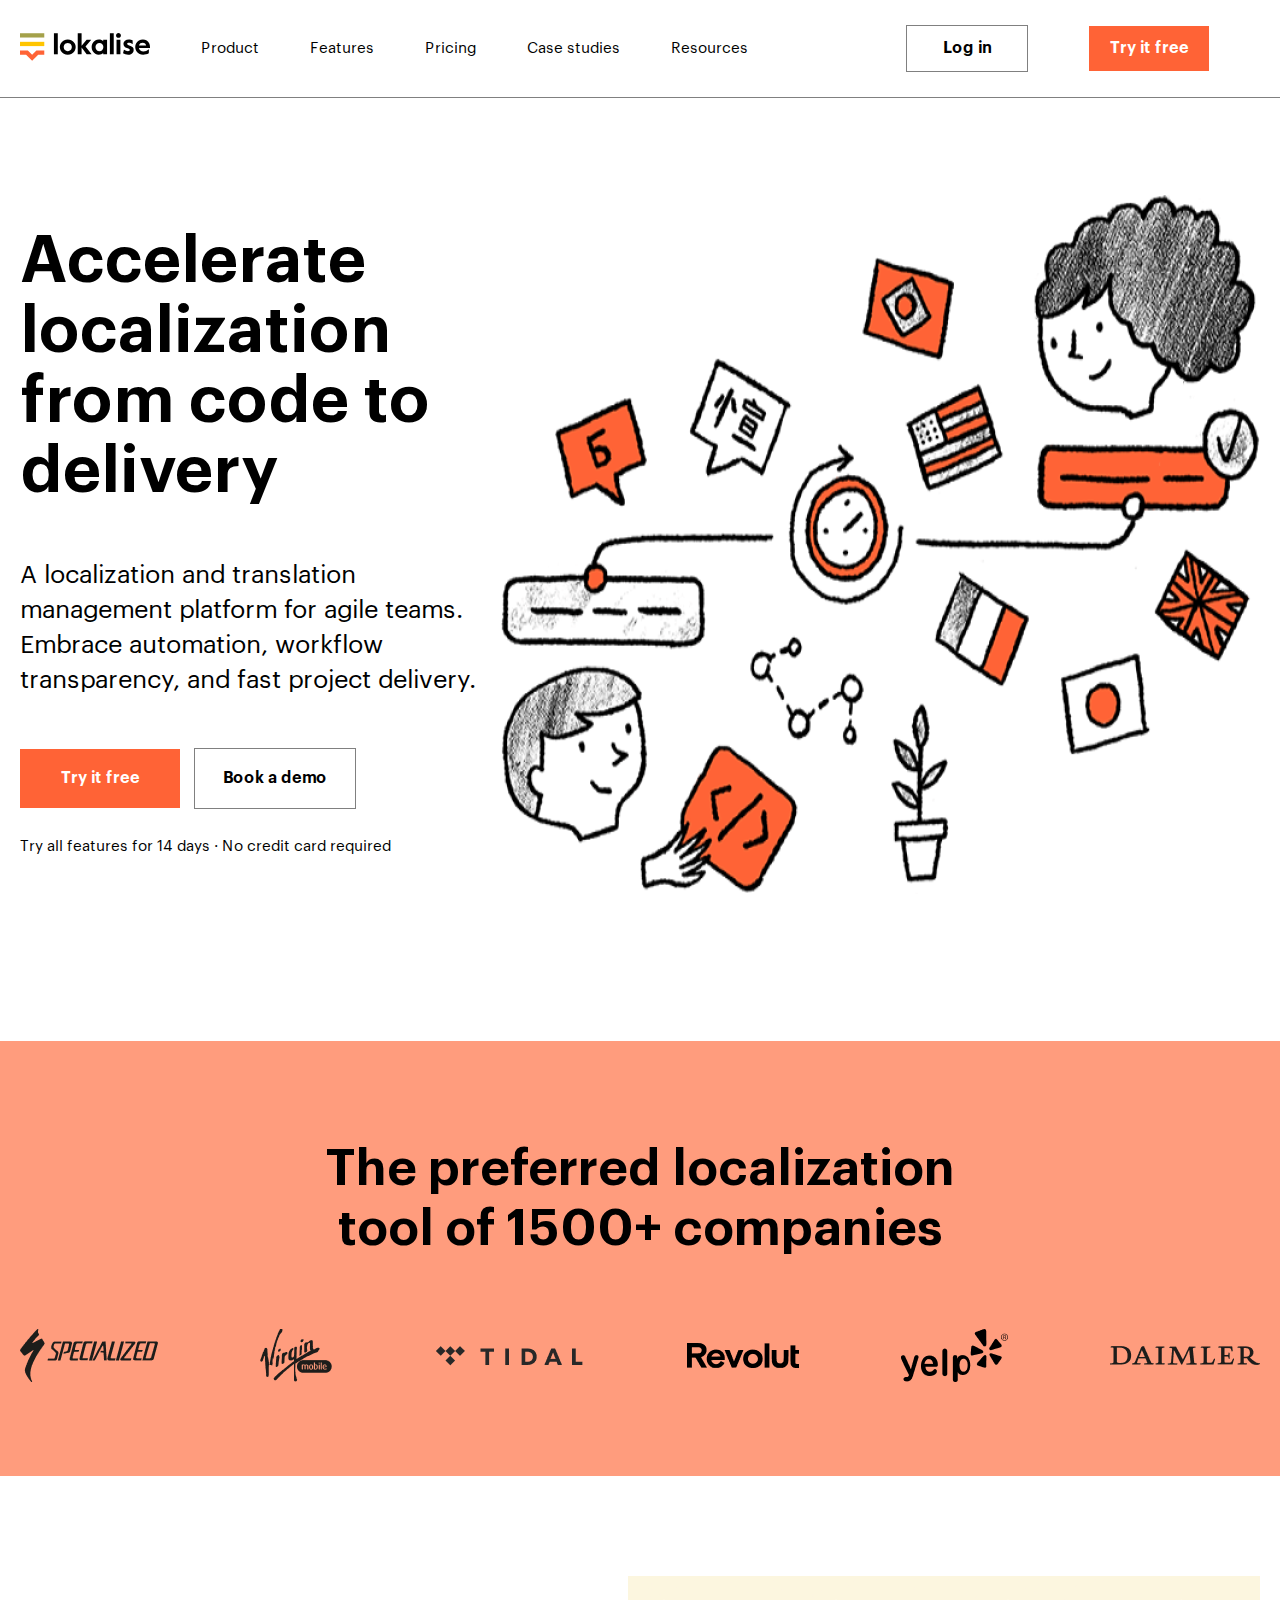
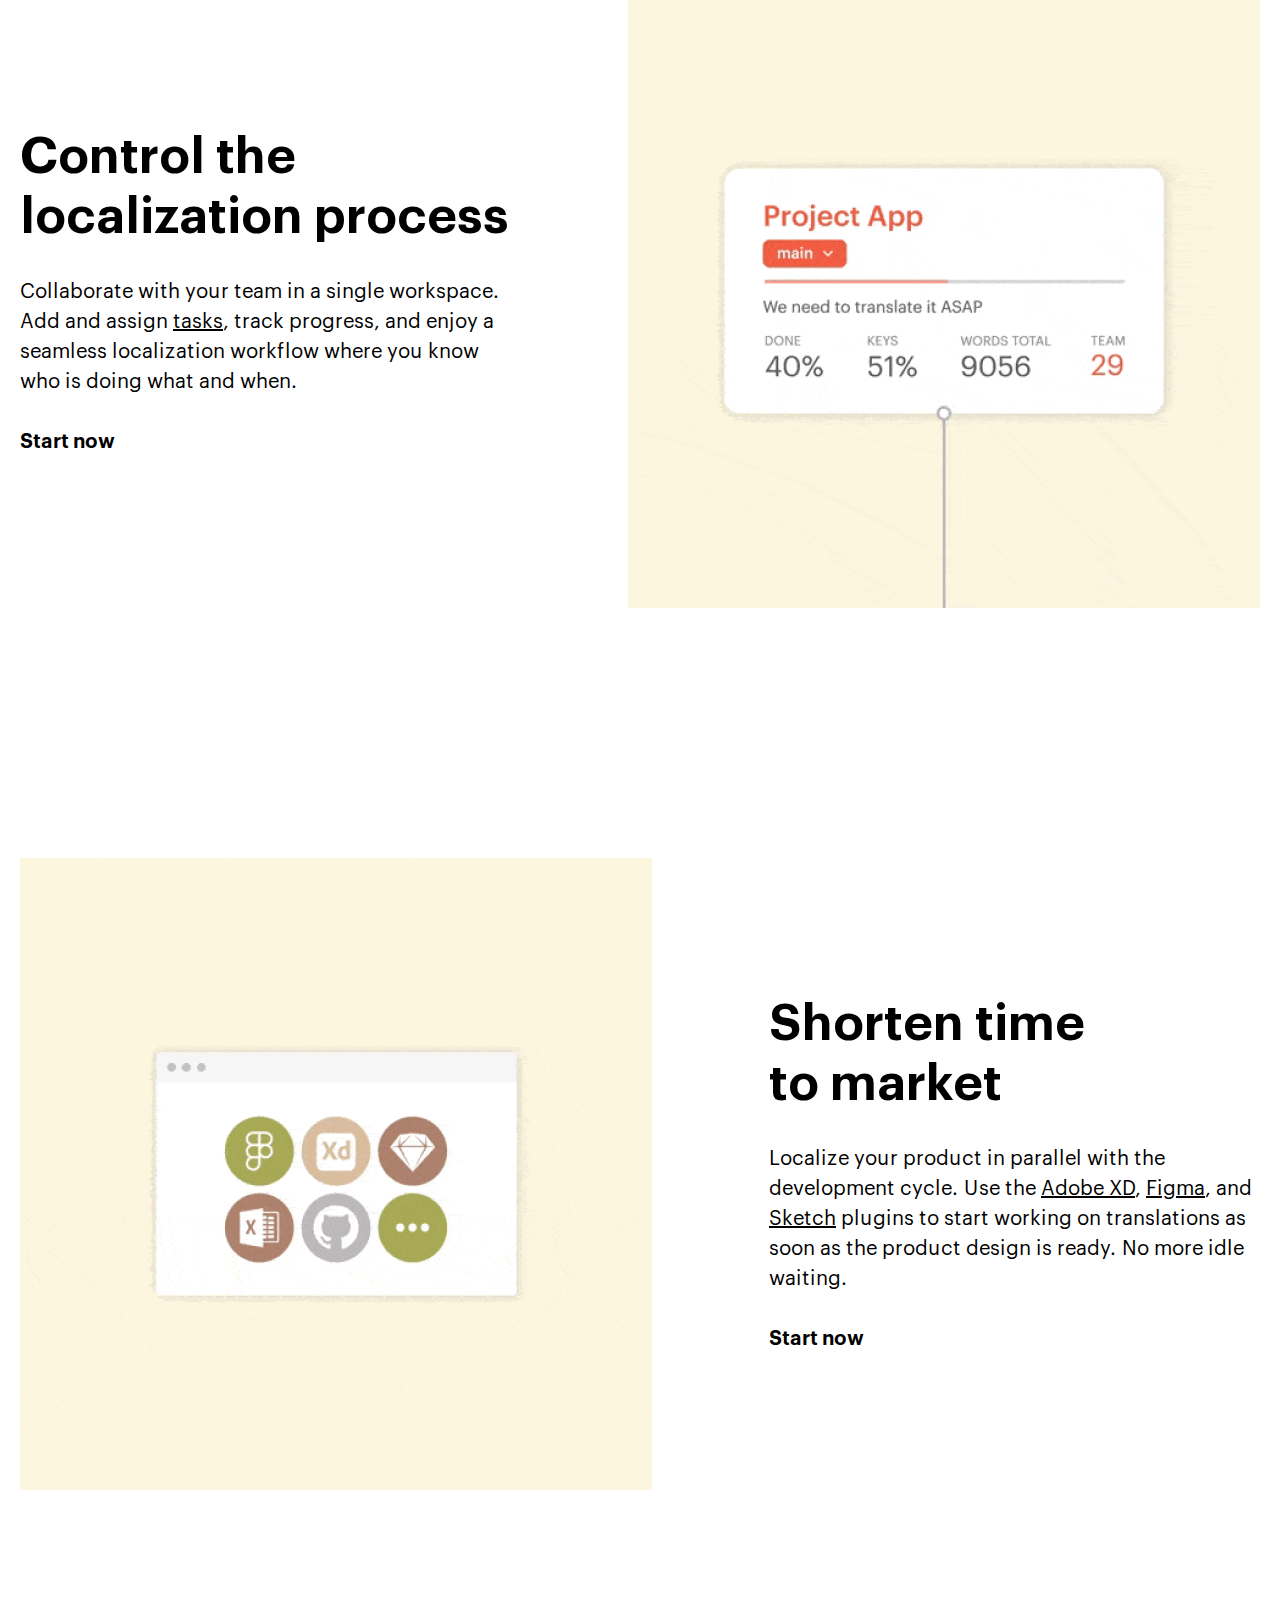
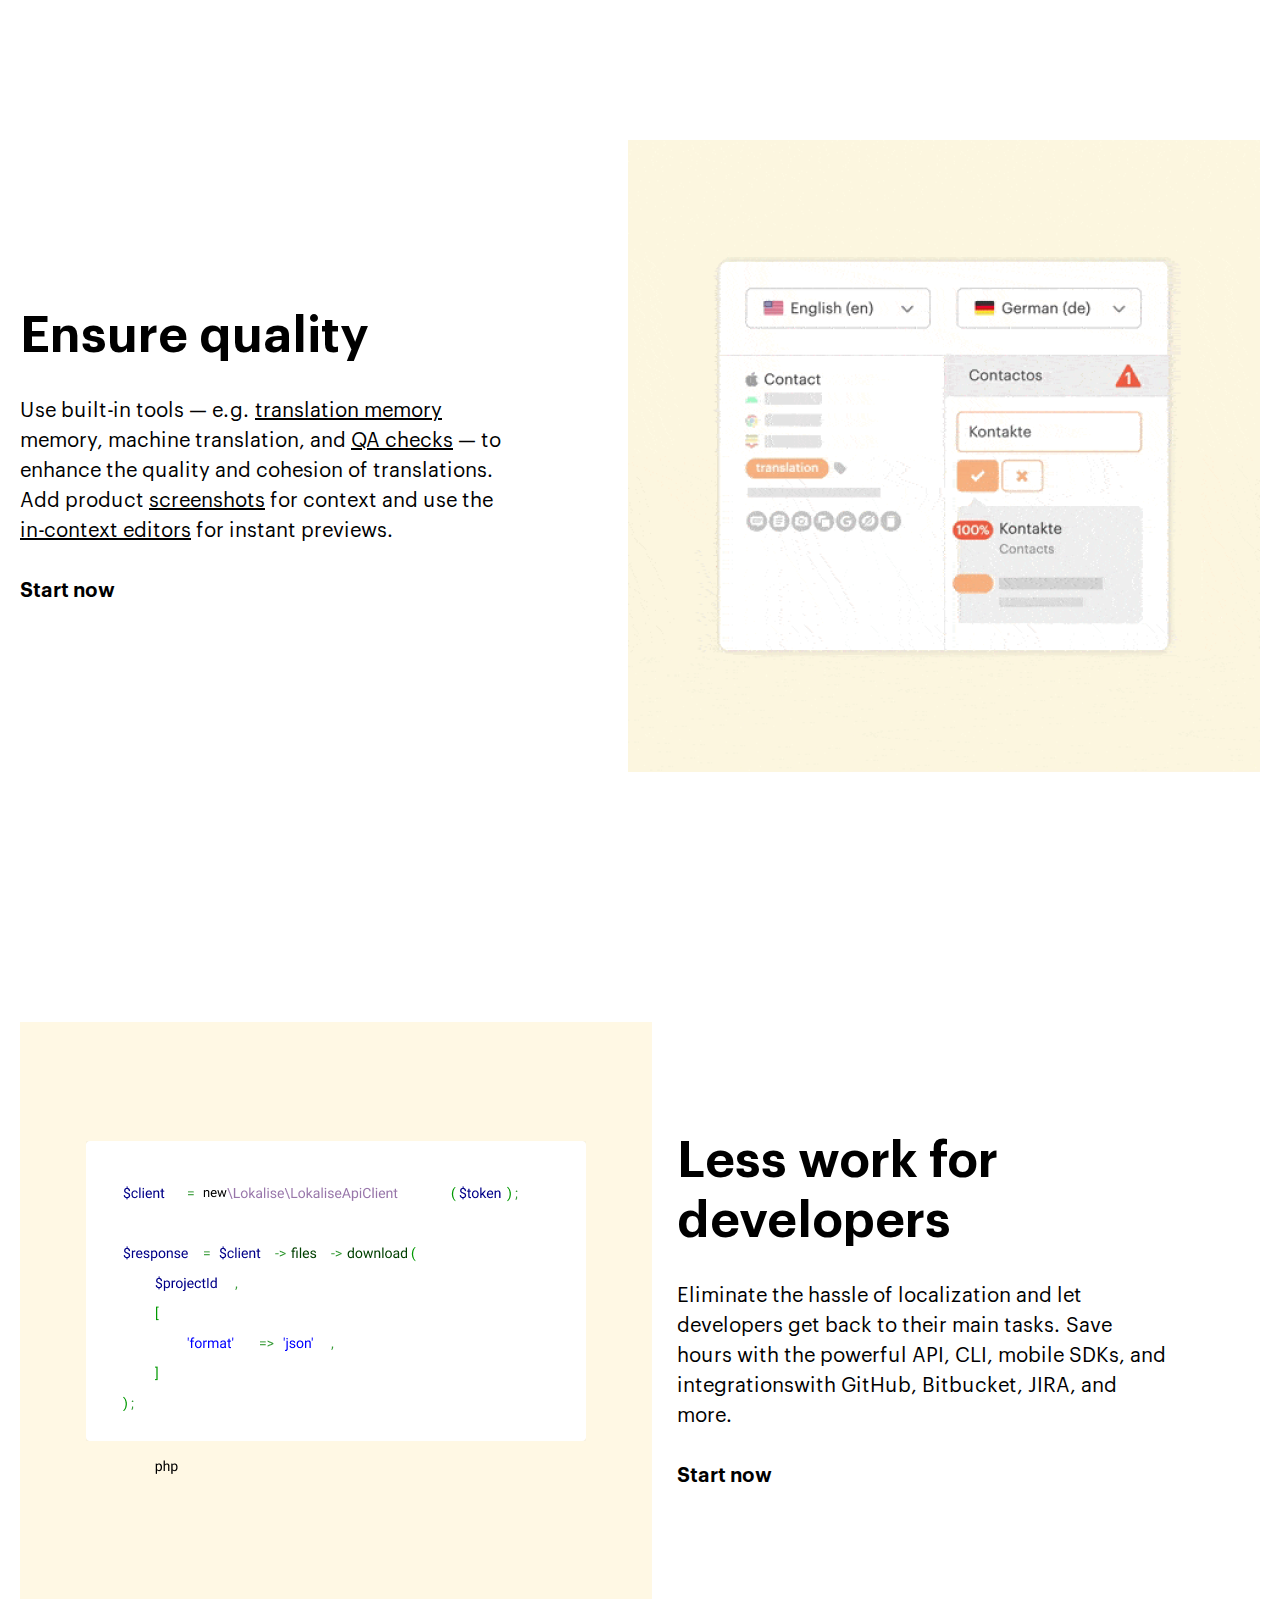
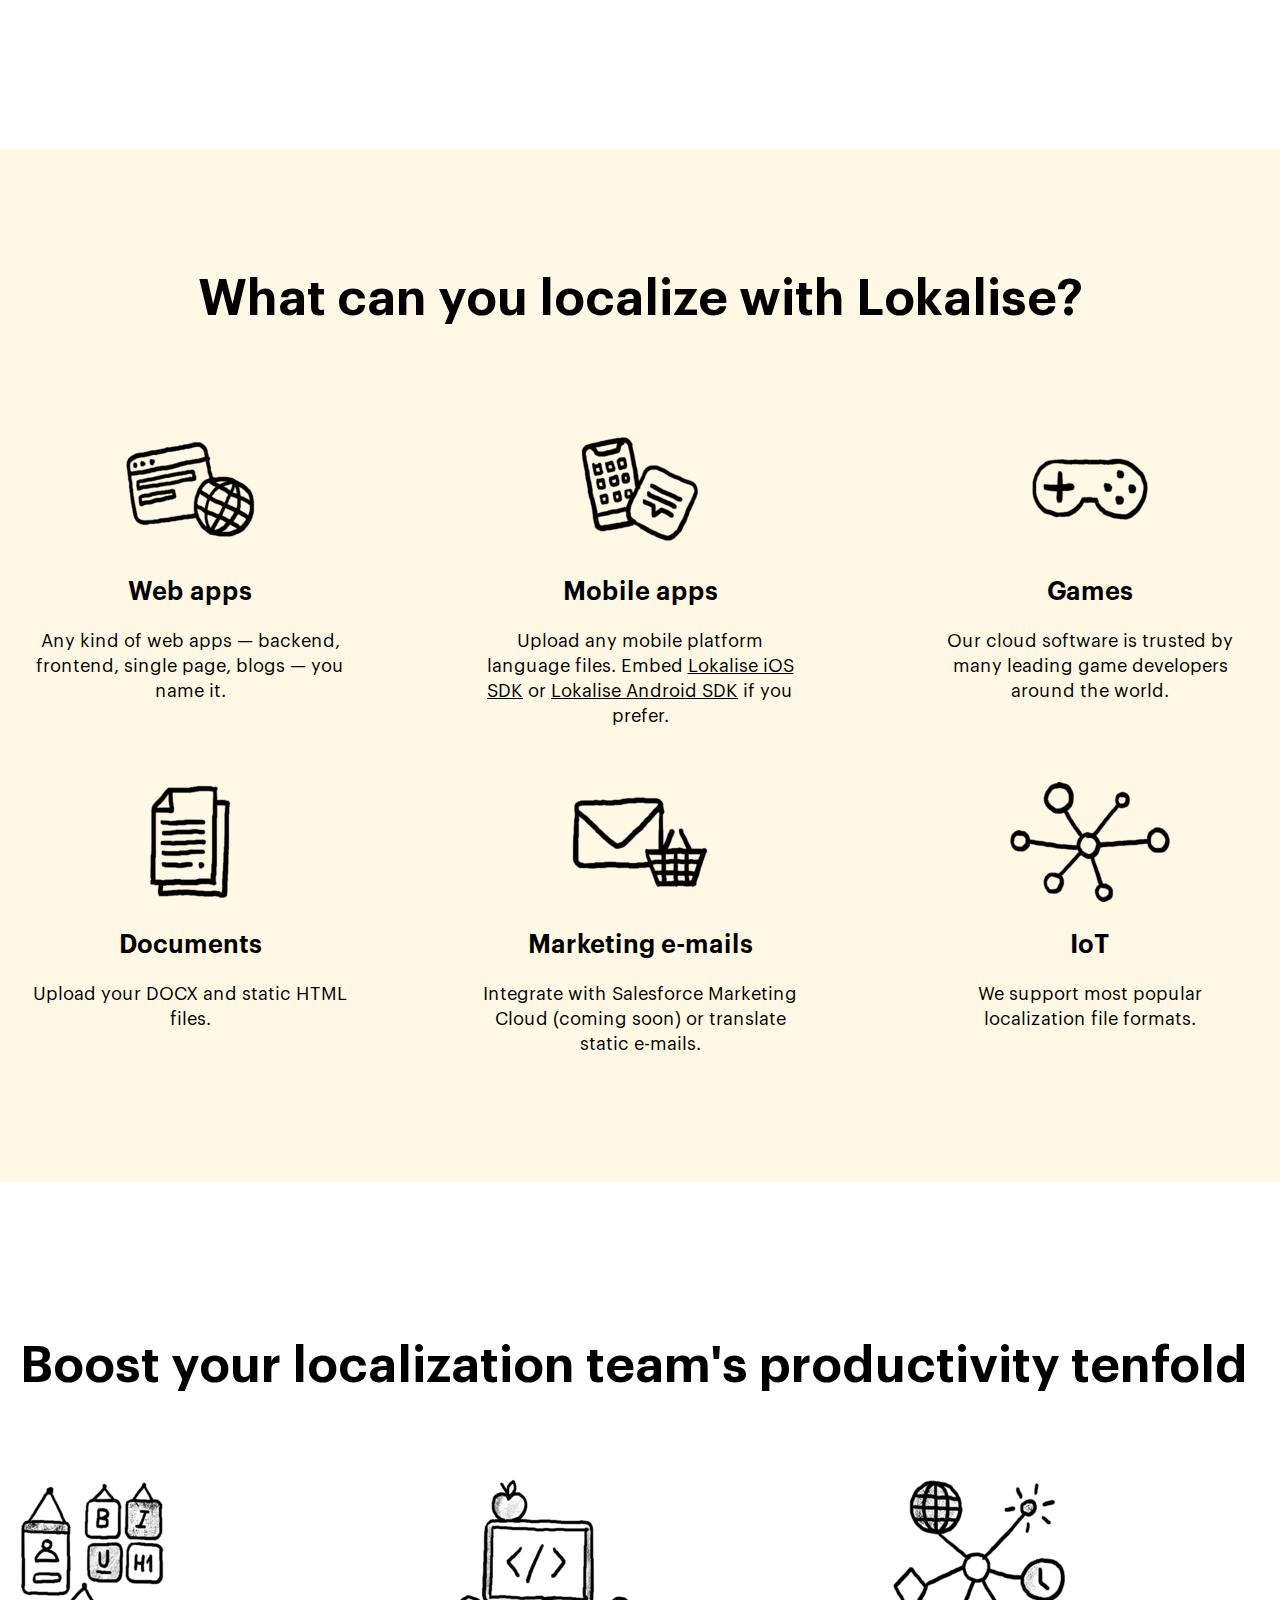
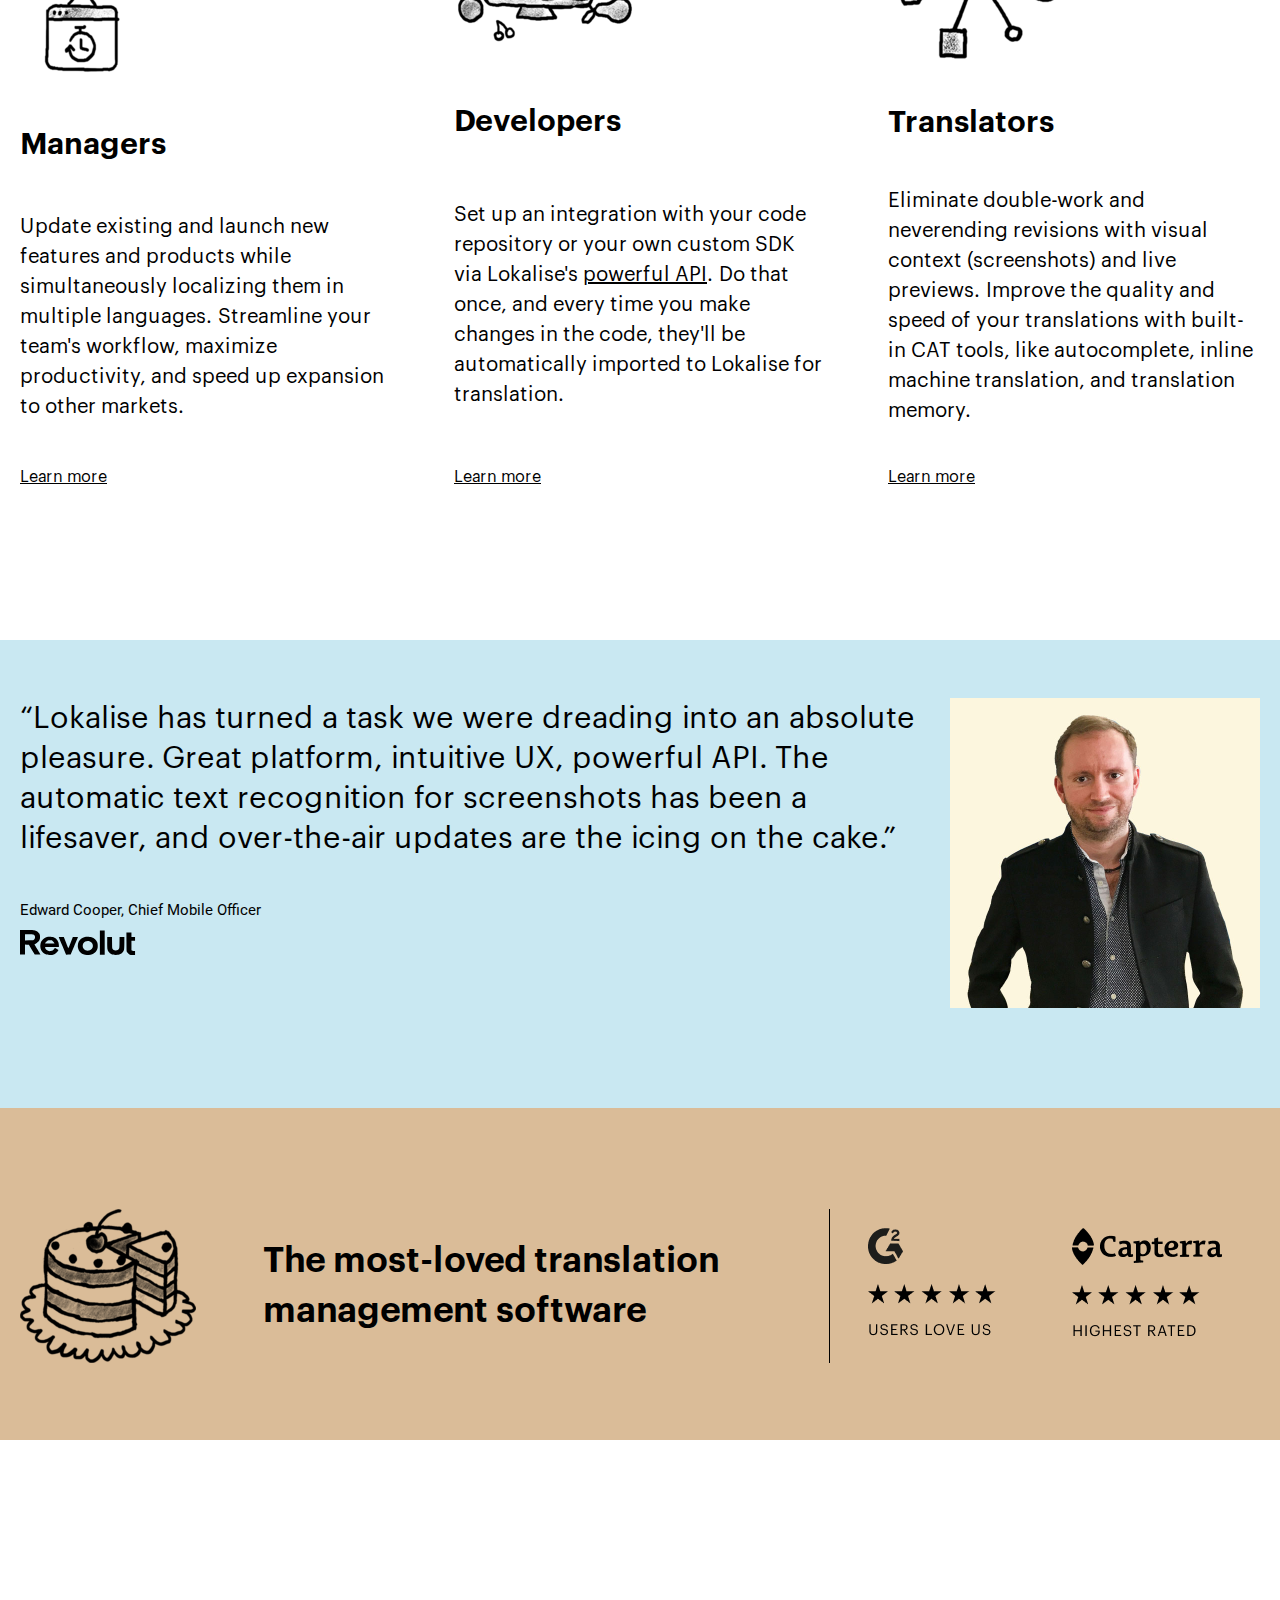
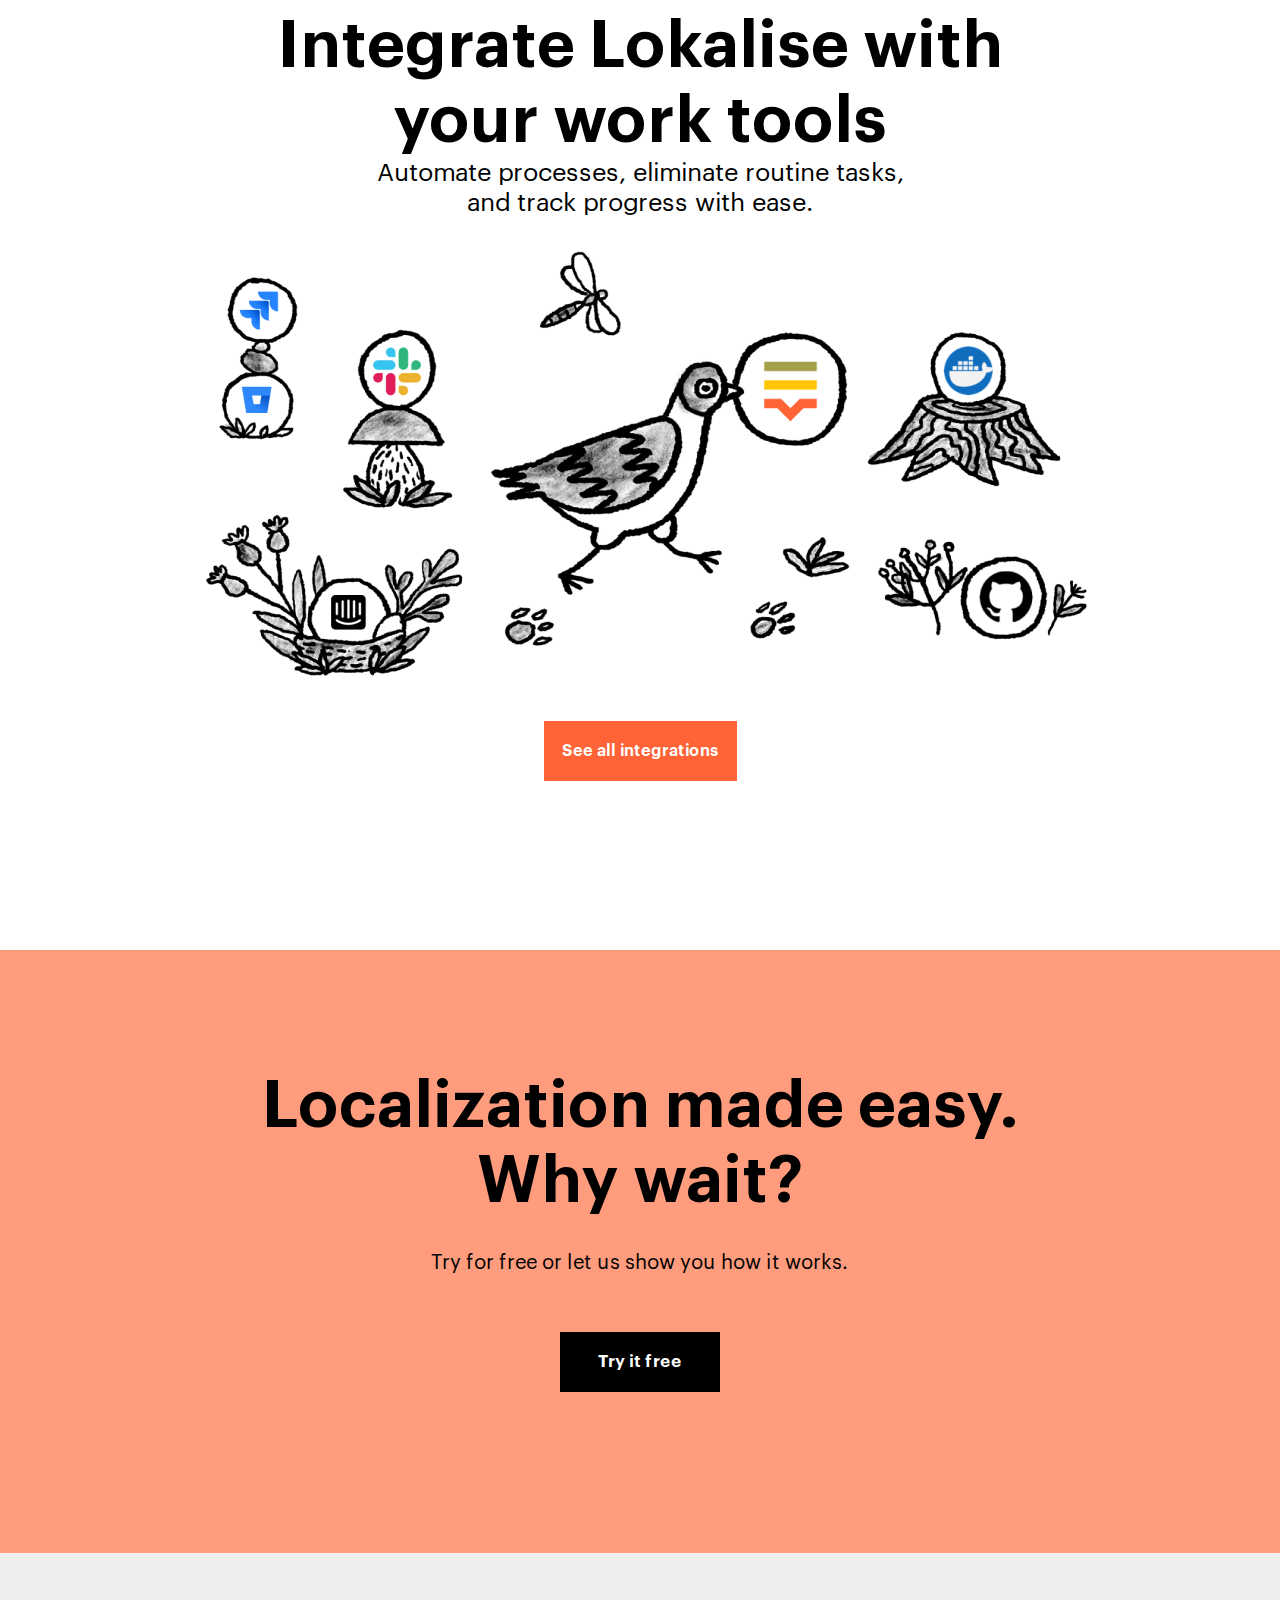
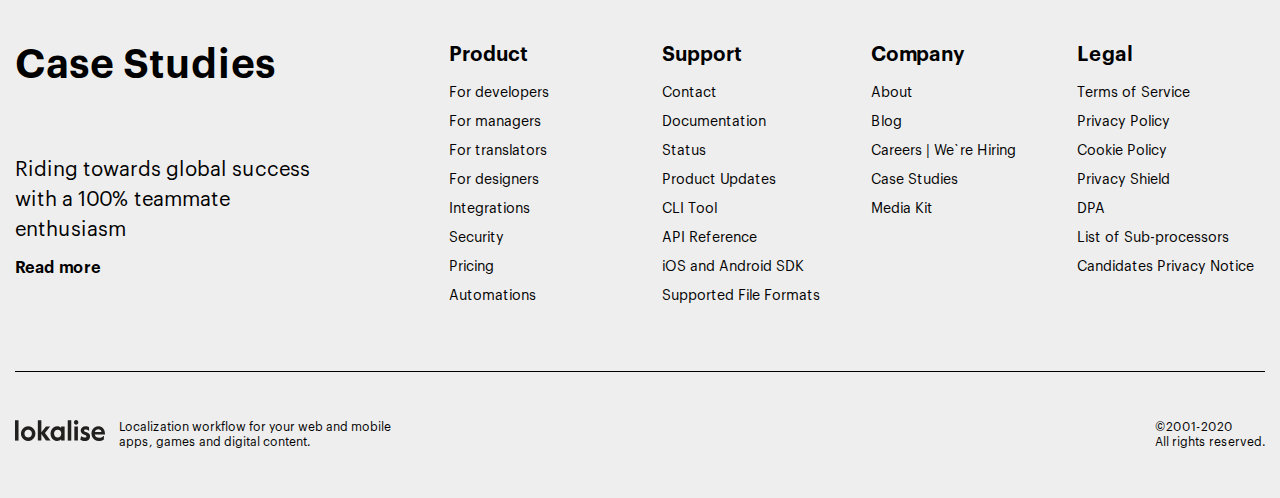
<file: index.html>
<!DOCTYPE html>
<html lang="en">
  <head>
    <meta charset="UTF-8" />
    <meta
      name="viewport"
      content="width=device-width, user-scalable=no, initial-scale=1.0, maximum-scale=1.0, minimum-scale=1.0"
    />
    <meta http-equiv="X-UA-Compatible" content="ie=edge" />
    <title>Lokalise</title>
    <link rel="stylesheet" href="./css/reset.css" />
    <link
      rel="stylesheet"
      href="https://cdnjs.cloudflare.com/ajax/libs/font-awesome/4.7.0/css/font-awesome.min.css"
    />
    <link rel="stylesheet" href="./css/main.css" />
    <link rel="stylesheet" href="./css/header.css" />
    <link rel="stylesheet" href="./css/footer.css" />
    <link rel="stylesheet" href="./css/media.css" />
  </head>
  <body>
    <header class="container">
      <nav class="navigation bar">
        <div class="navigation">
          <a href="#" class="company-logo"
            ><img src="./img/nav-logo.svg" alt="Company logo Lokalise"
          /></a>
          <a href="#" class="icon" onclick="BurgerMenu()">
            <i class="fa fa-bars"> Menu</i>
          </a>
          <div class="myLinks-wrapper">
            <ul id="myLinks">
              <a href="#"><li>Product</li></a>
              <a href="#"><li>Features</li></a>
              <a href="#"><li>Pricing</li></a>
              <a href="#"><li>Case studies</li></a>
              <a href="#"><li>Resources</li></a>
            </ul>
          </div>
        </div>
        <div class="navigation-buttons">
          <a href="#" class="nav-btn">Log in</a>
          <a href="#" class="nav-btn try">Try it free</a>
        </div>
      </nav>
    </header>

    <main>
      <div class="homepage-wrapper">
        <div class="container homepage">
          <div>
            <h1 class="homepage-wrapper-title">
              Accelerate localization from code to delivery
            </h1>
            <p class="homepage-wrapper-descript">
              A localization and translation management platform for agile
              teams. Embrace automation, workflow transparency, and fast project
              delivery.
            </p>
            <div class="homepage-btn-wrapper">
              <a href="#" class="homepage-btn try">Try it free</a>
              <a href="#" class="homepage-btn">Book a demo</a>
            </div>

            <p class="homepage-wrapper-desctrial">
              Try all features for 14 days · No credit card required
            </p>
          </div>

          <img src="./img/homepage.png" alt="HomePage picture" />
        </div>
      </div>

      <div class="localization-wrapper">
        <div class="container">
          <p class="localization-wrapper-title">
            The preferred localization tool of 1500+ companies
          </p>
          <div class="localization-wrapper-img">
            <img
              src="./img/companies/localization.png"
              alt="localization"
              loading="lazy"
            />
            <img
              src="./img/companies/localization-2.png"
              alt="localization"
              loading="lazy"
            />
            <img
              src="./img/companies/localization-3.png"
              alt="localization"
              loading="lazy"
            />
            <img
              src="./img/companies/localization-1.png"
              alt="localization"
              loading="lazy"
            />
            <img
              src="./img/companies/localization-4.png"
              alt="localization"
              loading="lazy"
            />
            <img
              src="./img/companies/localization-5.png"
              alt="localization"
              loading="lazy"
            />
          </div>
        </div>
      </div>

      <div class="benefits-wrapper">
        <div class="container">
          <div class="benefits-container">
            <div>
              <h2 class="benefit-wrapper-title">
                Control the<br />localization process
              </h2>
              <p class="benefit-wrapper-descript">
                Collaborate with your team in a single workspace. Add and assign
                <span class="underline">tasks</span>, track progress, and enjoy
                a seamless localization workflow where you know who is doing
                what and when.
              </p>
              <a href="#" class="start-now-link"><p>Start now</p></a>
            </div>
            <img src="./img/benefits/Benefit_1.png" alt="Benefit of localise" />
          </div>

          <div class="benefits-container">
            <img src="./img/benefits/Benefit_2.png" alt="Benefit of localise" />
            <div>
              <h2 class="benefit-wrapper-title">Shorten time<br />to market</h2>
              <p class="benefit-wrapper-descript">
                Localize your product in parallel with the development cycle.
                Use the <span class="underline">Adobe XD</span>,
                <span class="underline">Figma</span>, and
                <span class="underline">Sketch</span> plugins to start working
                on translations as soon as the product design is ready. No more
                idle waiting.
              </p>
              <a href="#" class="start-now-link"><p>Start now</p></a>
            </div>
          </div>

          <div class="benefits-container">
            <div>
              <h2 class="benefit-wrapper-title">Ensure quality</h2>
              <p class="benefit-wrapper-descript">
                Use built-in tools — e.g.
                <span class="underline">translation memory</span> memory,
                machine translation, and
                <span class="underline">QA checks</span> — to enhance the
                quality and cohesion of translations. Add product
                <span class="underline">screenshots</span> for context and use
                the <span class="underline">in-context editors</span> for
                instant previews.
              </p>
              <a href="#" class="start-now-link"><p>Start now</p></a>
            </div>
            <img src="./img/benefits/Benefit_3.png" alt="Benefit of localise" />
          </div>

          <div class="benefits-container">
            <img src="./img/benefits/Benefit_4.png" alt="Benefit of localise" />
            <div class="benefits-container-child">
              <h2 class="benefit-wrapper-title">Less work for developers</h2>
              <p class="benefit-wrapper-descript">
                Eliminate the hassle of localization and let developers get back
                to their main tasks. Save hours with the powerful API, CLI,
                mobile SDKs, and integrationswith GitHub, Bitbucket, JIRA, and
                more.
              </p>
              <a href="#" class="start-now-link"><p>Start now</p></a>
            </div>
          </div>
        </div>
      </div>

      <div class="localise-item-wrapper">
        <div class="container">
          <h2 class="localise-item-title">
            What can you localize with Lokalise?
          </h2>

          <div class="item-section">
            <div class="localise-item">
              <img
                src="./img/localize-item/item-1.svg"
                alt="Lolalize with Lokalise item"
              />
              <h3 class="localise-item-subtitle">Web apps</h3>
              <p class="localise-item-description">
                Any kind of web apps — backend, frontend, single page, blogs —
                you name it.
              </p>
            </div>

            <div class="localise-item">
              <img
                src="./img/localize-item/item-2.svg"
                alt="Lolalize with Lokalise item"
              />
              <h3 class="localise-item-subtitle">Mobile apps</h3>
              <p class="localise-item-description">
                Upload any mobile platform language files. Embed
                <span class="underline">Lokalise iOS SDK</span> or
                <span class="underline">Lokalise Android SDK</span> if you
                prefer.
              </p>
            </div>

            <div class="localise-item">
              <img
                src="./img/localize-item/item-3.svg"
                alt="Lolalize with Lokalise item"
              />
              <h3 class="localise-item-subtitle">Games</h3>
              <p class="localise-item-description">
                Our cloud software is trusted by many leading game developers
                around the world.
              </p>
            </div>

            <div class="localise-item">
              <img
                src="./img/localize-item/item-4.svg"
                alt="Lolalize with Lokalise item"
              />
              <h3 class="localise-item-subtitle">Documents</h3>
              <p class="localise-item-description">
                Upload your DOCX and static HTML files.
              </p>
            </div>

            <div class="localise-item">
              <img
                src="./img/localize-item/item-5.svg"
                alt="Lolalize with Lokalise item"
              />
              <h3 class="localise-item-subtitle">Marketing e-mails</h3>
              <p class="localise-item-description">
                Integrate with Salesforce Marketing Cloud (coming soon) or
                translate static e-mails.
              </p>
            </div>

            <div class="localise-item">
              <img
                src="./img/localize-item/item-6.svg"
                alt="Lolalize with Lokalise item"
              />
              <h3 class="localise-item-subtitle">IoT</h3>
              <p class="localise-item-description">
                We support most popular localization file formats.
              </p>
            </div>
          </div>
        </div>
      </div>

      <div class="localise-user-wrapper">
        <div class="container">
          <h2 class="user-title">
            Boost your localization team's productivity tenfold
          </h2>

          <div class="user-section">
            <div class="user-item">
              <img
                src="./img/localise-users/managers.svg"
                alt="Users of localise"
              />
              <h3 class="user-subtitle">Managers</h3>
              <p class="user-description">
                Update existing and launch new features and products while
                simultaneously localizing them in multiple languages. Streamline
                your team's workflow, maximize productivity, and speed up
                expansion to other markets.
              </p>
              <a href="#" class="learnmore-btn">Learn more</a>
            </div>

            <div class="user-item">
              <img
                src="./img/localise-users/developers.svg"
                alt="Users of localise"
              />
              <h3 class="user-subtitle">Developers</h3>
              <p class="user-description">
                Set up an integration with your code repository or your own
                custom SDK via Lokalise's
                <span class="underline">powerful API</span>. Do that once, and
                every time you make changes in the code, they'll be
                automatically imported to Lokalise for translation.
              </p>
              <a href="#" class="learnmore-btn">Learn more</a>
            </div>

            <div class="user-item">
              <img
                src="./img/localise-users/translators.svg"
                alt="Users of localise"
              />
              <h3 class="user-subtitle">Translators</h3>
              <p class="user-description">
                Eliminate double-work and neverending revisions with visual
                context (screenshots) and live previews. Improve the quality and
                speed of your translations with built-in CAT tools, like
                autocomplete, inline machine translation, and translation
                memory.
              </p>
              <a href="#" class="learnmore-btn">Learn more</a>
            </div>
          </div>
        </div>
      </div>

      <div class="feedback-wrapper">
        <div class="container">
          <div class="feedback-section">
            <div class="feedback-description">
              <p class="feedback-text">
                “Lokalise has turned a task we were dreading into an absolute
                pleasure. Great platform, intuitive UX, powerful API. The
                automatic text recognition for screenshots has been a lifesaver,
                and over-the-air updates are the icing on the cake.”
              </p>
              <p class="feedback-author">Edward Cooper, Chief Mobile Officer</p>
              <img src="./img/feedback/revolut.svg" alt="Revolute logo" />
            </div>
            <img
              src="./img/feedback/revolut-chief.png"
              class="revolute-chief-img"
              alt="Edward Cooper Chief Mobile Officer"
            />
          </div>
        </div>
      </div>

      <div class="review-wrapper">
        <div class="container review">
          <div class="review-description">
            <img src="./img/reviews/review-img.svg" alt="Review picture" />
            <p class="review-text">
              The most-loved translation management software
            </p>
          </div>

          <div class="review-logo">
            <img src="./img/reviews/review-1.png" alt="Review logo" />
            <img src="./img/reviews/review-2.png" alt="Review logo" />
          </div>
        </div>
      </div>

      <div class="integration-wrapper">
        <div class="container">
          <div class="integration-section">
            <h2 class="integration-title">
              Integrate Lokalise with your work tools
            </h2>
            <p class="integration-description">
              Automate processes, eliminate routine tasks, and track progress
              with ease.
            </p>
            <img
              src="./img/integration/integration.png"
              alt="Integrdation picture"
            />
            <a href="#" class="integration-btn">See all integrations</a>
          </div>
        </div>
      </div>

      <div class="try-wrapper">
        <div class="container">
          <div class="try-section">
            <h2 class="try-title">Localization made easy. Why wait?</h2>
            <p class="try-description">
              Try for free or let us show you how it works.
            </p>
            <a href="#" class="try-it-btn">Try it free</a>
          </div>
        </div>
      </div>
    </main>

    <footer class="footer">
      <div class="container-footer">
        <div class="wrapper-content">
          <div>
            <h3 class="footer-main-title">Case Studies</h3>
            <img
              src="./img/footer/footer.png"
              class="display-b"
              alt="footer"
              loading="lazy"
            />
            <img
              src="./img/footer/footer-logo.svg"
              class="display-b small-logo"
              alt="footer"
              loading="lazy"
            />
            <p class="footer-text">
              Riding towards global success <br />
              with a 100% teammate <br />
              enthusiasm
            </p>
            <h3 class="footer-read-title">Read more</h3>
          </div>

          <div class="wrapper-link">
            <div>
              <h3 class="link-title">Product</h3>
              <ul class="footer-link-list">
                <li><a href="#">For developers</a></li>
                <li><a href="#">For managers</a></li>
                <li><a href="#">For translators</a></li>
                <li><a href="#">For designers</a></li>
                <li><a href="#">Integrations</a></li>
                <li><a href="#">Security</a></li>
                <li><a href="#">Pricing</a></li>
                <li><a href="#">Automations</a></li>
              </ul>
            </div>
            <div>
              <h3 class="link-title">Support</h3>
              <ul class="footer-link-list">
                <li><a href="#">Contact</a></li>
                <li><a href="#">Documentation</a></li>
                <li><a href="#">Status</a></li>
                <li><a href="#">Product Updates</a></li>
                <li><a href="#">CLI Tool</a></li>
                <li><a href="#">API Reference</a></li>
                <li><a href="#">iOS and Android SDK</a></li>
                <li><a href="#">Supported File Formats</a></li>
              </ul>
            </div>
            <div>
              <h3 class="link-title">Company</h3>
              <ul class="footer-link-list">
                <li><a href="#">About</a></li>
                <li><a href="#">Blog</a></li>
                <li><a href="#">Careers | We`re Hiring</a></li>
                <li><a href="#">Case Studies</a></li>
                <li><a href="#">Media Kit</a></li>
              </ul>
            </div>
            <div>
              <h3 class="link-title">Legal</h3>
              <ul class="footer-link-list">
                <li><a href="#">Terms of Service</a></li>
                <li><a href="#">Privacy Policy</a></li>
                <li><a href="#">Cookie Policy</a></li>
                <li><a href="#">Privacy Shield</a></li>
                <li><a href="#">DPA</a></li>
                <li><a href="#">List of Sub-processors</a></li>
                <li><a href="#">Candidates Privacy Notice</a></li>
              </ul>
            </div>
          </div>
        </div>
        <div class="border"></div>
        <div class="lowest-footer">
          <div class="lowest-footer-left">
            <img src="./img/footer/lokalise-logo.svg" alt="Lokalize logo" />
            <p class="lowest-footer-text">
              Localization workflow for your web and mobile apps, games and
              digital content.
            </p>
          </div>
          <div class="lowest-footer-right">
            <p class="footer-rights">©2001-2020</p>
            <p class="footer-rights">All rights reserved.</p>
          </div>
        </div>
      </div>
    </footer>

    <script>
      function BurgerMenu() {
        let x = document.getElementById("myLinks");
        if (x.style.display === "flex") {
          x.style.display = "none";
        } else {
          x.style.display = "flex";
        }
      }
    </script>
  </body>
</html>
</file>
<file: css/main.css>
@font-face {
  font-family: "Graphik LCG";
  src: url("./fonts/GraphikLCG-Semibold.woff2") format("woff2"),
    url("./fonts/GraphikLCG-Semibold.woff") format("woff");
  font-weight: 600;
  font-style: normal;
  font-display: swap;
}

@font-face {
  font-family: "Graphik LCG";
  src: url("./fonts/GraphikLCG-Regular.woff2") format("woff2"),
    url("./fonts/GraphikLCG-Regular.woff") format("woff");
  font-weight: normal;
  font-style: normal;
  font-display: swap;
}

@font-face {
  font-family: "Roboto";
  src: url("./fonts/Roboto-Regular.woff2") format("woff2"),
    url("./fonts/Roboto-Regular.woff") format("woff");
  font-weight: normal;
  font-style: normal;
  font-display: swap;
}

body {
  font-family: "Graphik LCG";
}

.container {
  max-width: 1330px;
  padding: 0px 20px;
  margin: 0 auto;
}

main {
  border-top: 0.5px solid grey;
}

.container.homepage {
  display: flex;
}

.homepage-wrapper {
  padding-top: 97px;
  padding-bottom: 147px;
}

.homepage-wrapper-title {
  font-size: 4.063rem;
  font-weight: 600;
  line-height: 70px;
  letter-spacing: 0em;
  margin-top: 32px;
  margin-bottom: 51px;
}

.homepage-wrapper-descript {
  font-size: 1.563rem;
  font-weight: 400;
  line-height: 35px;
  letter-spacing: 0em;
  max-width: 471px;
  margin-bottom: 50px;
}

.homepage-btn {
  text-decoration: none;
  display: inline-block;
  width: 160px;
  padding-top: 7px;
  padding-bottom: 7px;
  background: #ffffff;
  transition: 1s;
  color: #000000;
  cursor: pointer;
  border: 0.5px solid grey;
  text-align: center;
  font-size: 1rem;
  font-weight: 600;
  line-height: 45px;
  letter-spacing: 0em;
}

.homepage-btn.try {
  color: #ffffff;
  background-color: #ff6336;
  border: 0;
  margin-right: 10px;
}

.homepage-wrapper-desctrial {
  font-size: 0.938rem;
  font-weight: 400;
  line-height: 25px;
  letter-spacing: 0em;
  margin-top: 25px;
  margin-bottom: 35px;
}

.localization-wrapper {
  background-color: #ff9c7d;
  padding-top: 98px;
  padding-bottom: 94px;
}
.localization-wrapper-title {
  font-size: 3.125rem;
  font-weight: 600;
  margin: 0 auto 70px;
  max-width: 720px;
  line-height: 60px;
  text-align: center;
}

.localization-wrapper-img {
  display: flex;
  align-items: center;
  justify-content: space-between;
}

.benefits-wrapper {
  padding-top: 100px;
  padding-bottom: 150px;
}

.benefits-container {
  display: flex;
  justify-content: space-between;
  align-items: center;
}

.benefits-container:not(:last-child) {
  margin-bottom: 250px;
}

.benefit-wrapper-title {
  font-size: 3.125rem;
  font-weight: 600;
  line-height: 60px;
  letter-spacing: 0em;
  margin-bottom: 30px;
}

.benefit-wrapper-descript {
  max-width: 491px;
  font-size: 1.25rem;
  font-weight: 400;
  line-height: 30px;
  letter-spacing: 0em;
  margin-bottom: 30px;
}

.start-now-link {
  text-decoration: none;
  color: #000000;
  font-weight: 600;
  font-size: 1.25rem;
  line-height: 30px;
  letter-spacing: 0em;
}

.underline {
  text-decoration-line: underline;
}

.localise-item-wrapper {
  background-color: #fff8e4;
  text-align: center;
  padding-top: 120px;
  padding-bottom: 93px;
}

.localise-item-title {
  font-size: 3.125rem;
  font-weight: 600;
  line-height: 60px;
  letter-spacing: 0em;
  margin-bottom: 79px;
}

.item-section {
  display: flex;
  flex-direction: row;
  flex-wrap: wrap;
  justify-content: space-around;
  align-content: space-around;
}

.localise-item {
  max-width: 330px;
  display: flex;
  flex-direction: column;
  flex-wrap: wrap;
  box-sizing: border-box;
}

.localise-item:nth-child(1) {
  margin-bottom: 57px;
}

.localise-item:nth-child(4) {
  margin-bottom: 57px;
}

.localise-item:not(:last-child) {
  margin-right: 110px;
}

.localise-item:nth-child(3) {
  margin-right: 0px;
}

.localise-item img {
  margin-top: 21px;
}

.localise-item-subtitle {
  font-size: 1.563rem;
  font-weight: 600;
  line-height: 35px;
  letter-spacing: 0em;
  margin-bottom: 20px;
}

.localise-item-description {
  font-size: 1.125rem;
  font-weight: 400;
  line-height: 25px;
  letter-spacing: 0em;
}

.localise-item img {
  margin-bottom: 25px;
}

.localise-user-wrapper {
  padding-top: 154px;
  padding-bottom: 155px;
}

.user-title {
  font-size: 3.125rem;
  font-weight: 600;
  line-height: 60px;
  letter-spacing: 0em;
  margin-bottom: 80px;
}

.user-section {
  display: flex;
  flex-direction: row;
  justify-content: space-between;
}

.user-item {
  max-width: 30%;
  height: 609px;
  display: flex;
  flex-direction: column;
  flex-wrap: wrap;
  align-items: flex-start;
  justify-content: space-between;
}

.user-subtitle {
  font-size: 1.875rem;
  font-weight: 600;
  line-height: 40px;
  letter-spacing: 0em;
}

.user-description {
  font-size: 1.25rem;
  font-weight: 400;
  line-height: 30px;
  letter-spacing: 0em;
}

.learnmore-btn {
  color: #000000;
}

.feedback-wrapper {
  padding-top: 58px;
  padding-bottom: 100px;
  background-color: #c9e8f2;
}

.feedback-section {
  display: flex;
  flex-direction: row;
  justify-content: space-between;
}

.feedback-text {
  max-width: 920px;
  font-size: 1.875rem;
  font-weight: 400;
  line-height: 40px;
  letter-spacing: 0em;
  margin-bottom: 40px;
}

.feedback-author {
  margin-bottom: 7px;
  font-family: Roboto;
  font-size: 0.938rem;
  font-weight: 400;
  line-height: 25px;
  letter-spacing: 0em;
}

.revolute-chief-img {
  align-self: flex-end;
}

.review-wrapper {
  background-color: #dabc98;
  padding-top: 77px;
  padding-bottom: 77px;
}

.review {
  display: flex;
  justify-content: space-between;
  padding-top: 24px;
}

.review-description {
  display: flex;
  align-items: center;
  max-width: 809px;
}

.review-text {
  font-size: 2.188rem;
  font-weight: 600;
  line-height: 50px;
  letter-spacing: 0em;
  margin-left: 67px;
}

.review-logo {
  display: flex;
  align-items: center;
  justify-content: space-around;
  width: 481px;
  border-left: 1px solid #000000;
}

.integration-wrapper {
  padding-top: 169px;
  padding-bottom: 169px;
}

.integration-section {
  display: flex;
  flex-direction: column;
  align-items: center;
}

.integration-title {
  font-size: 4.063rem;
  font-weight: 600;
  line-height: 75px;
  letter-spacing: 0em;
  max-width: 791px;
  text-align: center;
}

.integration-description {
  font-size: 1.563rem;
  font-weight: 400;
  line-height: 30px;
  letter-spacing: 0em;
  max-width: 539px;
  text-align: center;
  margin-bottom: 25px;
}

.integration-btn {
  margin-top: 32px;
  text-decoration: none;
  color: #ffffff;
  background-color: #ff6336;
  font-size: 1rem;
  font-weight: 600;
  line-height: 60px;
  letter-spacing: 0em;
  text-align: center;
  width: 193px;
}

.try-wrapper {
  padding-top: 119px;
  padding-bottom: 161px;
  background-color: #ff9c7d;
}

.try-section {
  display: flex;
  flex-direction: column;
  align-items: center;
  text-align: center;
}

.try-title {
  max-width: 784px;
  font-size: 4.063rem;
  font-weight: 600;
  line-height: 75px;
  letter-spacing: 0em;
  margin-bottom: 29px;
}

.try-description {
  font-size: 1.25rem;
  font-weight: 400;
  line-height: 30px;
  letter-spacing: 0em;
  margin-bottom: 54px;
}

.try-it-btn {
  text-decoration: none;
  color: #ffffff;
  background-color: #000000;
  font-size: 1.063rem;
  font-weight: 600;
  line-height: 60px;
  letter-spacing: 0em;
  text-align: center;
  width: 160px;
}
</file>
<file: css/header.css>
.navigation {
  display: flex;
  flex-direction: row;
  align-items: center;
}

.navigation-buttons {
  display: flex;
  flex-direction: row;
  align-items: center;
}

.navigation.bar {
  justify-content: space-between;
  box-sizing: border-box;
}

nav div a {
  display: inline-block;
  margin-right: 51px;
  margin-top: 25px;
  margin-bottom: 25px;
}

nav div ul a {
  text-decoration: none;
  color: #000000;
  font-size: 0.938rem;
  font-weight: 400;
  line-height: 20px;
  letter-spacing: 0em;
}

nav div ul a li {
  display: inline-block;
}

#myLinks {
  display: inline-block;
}

.icon {
  display: none;
}

.fa {
  color: #000000;
}

.nav-btn {
  width: 120px;
  text-decoration: none;
  background: #ffffff;
  color: #000000;
  cursor: pointer;
  border: 0.5px solid grey;
  text-align: center;
  font-size: 1rem;
  font-weight: 600;
  line-height: 45px;
  letter-spacing: 0em;
  margin-left: 10px;
  transition: 1s;
}

.nav-btn:hover {
  color: #ffffff;
  background-color: #ff6336;
}

.nav-btn.try {
  text-decoration: none;
  color: #ffffff;
  background-color: #ff6336;
  border: 0;
  transition: 1s;
}

.nav-btn.try:hover {
  color: #000000;
  background: #ffffff;
  border: 0.5px solid grey;
  box-sizing: border-box;
}
</file>
<file: css/footer.css>
@font-face {
  font-family: "Graphik LCG";
  src: url("./fonts/GraphikLCG-Semibold.woff2") format("woff2"),
    url("./fonts/GraphikLCG-Semibold.woff") format("woff");
  font-weight: 600;
  font-style: normal;
  font-display: swap;
}

@font-face {
  font-family: "Graphik LCG";
  src: url("./fonts/GraphikLCG-Regular.woff2") format("woff2"),
    url("./fonts/GraphikLCG-Regular.woff") format("woff");
  font-weight: normal;
  font-style: normal;
  font-display: swap;
}

@font-face {
  font-family: "Roboto";
  src: url("./fonts/Roboto-Regular.woff2") format("woff2"),
    url("./fonts/Roboto-Regular.woff") format("woff");
  font-weight: normal;
  font-style: normal;
  font-display: swap;
}

.footer {
  padding-top: 92px;
  background-color: #eeeeee;
}

.footer a {
  text-decoration: none;
  color: black;
}

.display-b {
  display: block;
}

.container-footer {
  max-width: 1290px;
  margin: 0 auto;
  padding: 0px 15px;
  box-sizing: border-box;
}

.footer h3 {
  font-weight: 600;
}

.footer-main-title {
  font-size: 2.5rem;
  margin-bottom: 28px;
}

.small-logo {
  margin-top: 31px;
  margin-bottom: 11px;
}

.footer-text {
  font-size: 1.25rem;
  line-height: 30px;
}

.footer-read-title {
  margin-top: 15px;
  margin-bottom: 95px;
}

.border {
  background-color: #000000;
  height: 1px;
}
.wrapper-content {
  display: flex;
}

.wrapper-link {
  display: flex;
  margin-left: 11.115%;
  flex-grow: 1;
}

.link-title {
  font-size: 1.25rem;
  margin-bottom: 21px;
}

.footer-link-list li {
  font-size: 14px;
  transition: 0.5s;
}
.footer-link-list li:hover a {
  color: blue;
  padding-left: 8px;
}

.footer-link-list li:not(:last-child) {
  margin-bottom: 15px;
}

.wrapper-link div:nth-child(2) {
  margin-left: 13.8%;
  margin-right: 6.25%;
}

.wrapper-link div:nth-child(3) {
  margin-right: 7.57%;
}

.lowest-footer {
  display: flex;
  justify-content: space-between;
  padding-top: 48px;
  padding-bottom: 48px;
}

.lowest-footer-left {
  display: flex;
  flex-direction: row;
  align-items: flex-start;
}

.lowest-footer-right {
  display: flex;
  flex-direction: column;
}

.lowest-footer-text {
  font-size: 12px;
  font-weight: 400;
  line-height: 15px;
  letter-spacing: 0em;
  max-width: 301px;
  margin-left: 14px;
}

.footer-rights {
  font-size: 12px;
  font-weight: 400;
  line-height: 15px;
  letter-spacing: 0em;
}
</file>
<file: css/media.css>
/* 320 - 768 - 1100 - 1900 --> Sizes of the screen */

@media (max-width: 1350px) {
  .benefits-container-child {
    margin-left: 25px;
  }
}

@media (max-width: 1250px) {
  .item-section {
    flex-direction: column;
  }

  .localise-item {
    max-width: 80%;
    margin-right: 0px !important;
  }
}

@media (min-width: 1201px) {
  #myLinks {
    display: flex !important;
  }
}

@media (max-width: 1200px) {
  .icon {
    display: block;
  }
  #myLinks {
    display: none;
  }

  .navigation {
    flex-direction: column;
    align-items: center;
    justify-content: center;
  }

  .company-logo {
    margin-right: 0;
  }

  .icon {
    margin-right: 0;
  }

  .container.homepage {
    flex-direction: column;
  }

  .homepage-wrapper-title {
    text-align: center;
  }

  .homepage-wrapper-descript {
    text-align: center;
    margin: 0 auto;
    max-width: 75%;
    margin-bottom: 25px;
  }

  .homepage-wrapper-desctrial {
    text-align: center;
  }

  .localise-item-wrapper {
    padding-top: 85px;
    padding-bottom: 85px;
  }

  .homepage-btn-wrapper {
    display: flex;
    justify-content: center;
  }

  .benefits-container {
    flex-direction: column;
    align-items: center;
    text-align: center;
  }

  .benefits-container:nth-child(2n) {
    flex-direction: column-reverse;
    align-items: center;
  }

  .benefits-container:not(:last-child) {
    margin-bottom: 50px;
  }
  .benefit-wrapper-descript {
    max-width: 80%;
    margin: 0 auto;
    margin-bottom: 15px;
  }

  .benefits-container img {
    width: 80%;
    margin-top: 10px;
  }

  .localise-user-wrapper {
    padding-top: 85px;
    padding-bottom: 85px;
  }

  .user-title {
    text-align: center;
    margin-bottom: 30px;
  }

  .user-section {
    flex-direction: column;
    justify-content: normal;
    align-items: center;
  }

  .user-item {
    max-width: 80%;
    height: auto;
    flex-direction: column;
    align-items: center;
    justify-content: normal;
    gap: 20px;
    margin-bottom: 25px;
  }

  .review-logo {
    flex-direction: column;
  }

  .integration-section img {
    max-width: 80%;
  }
}

@media (min-width: 768px) and (max-width: 1200px) {
  .review-logo:first-child {
    margin-bottom: 20px;
  }

  .wrapper-link {
    flex-wrap: wrap;
    column-gap: 20%;
  }
  .wrapper-link div:nth-child(2) {
    margin-bottom: 20px;
  }

  .footer-read-title {
    margin-bottom: 60px;
  }
}

@media (min-width: 769px) and (max-width: 970px) {
  .localization-wrapper-img {
    flex-wrap: wrap;
    column-gap: 17%;
  }

  .wrapper-content {
    flex-direction: column;
    align-items: center;
    padding-bottom: 20px;
  }
}

@media (max-width: 768px) {
  nav div a {
    margin-bottom: 0px;
    margin-right: 0;
  }

  #myLinks {
    flex-direction: column;
    align-items: center;
  }

  .homepage-wrapper {
    padding-top: 25px;
    padding-bottom: 50px;
  }

  .nav-btn {
    margin: 10px 0;
  }
  .nav-btn.try {
    margin-left: 10px;
  }

  .localization-wrapper-img {
    flex-direction: column;
  }
  .localization-wrapper-img img:not(:first-child) {
    margin-bottom: 5%;
  }

  .feedback-section {
    flex-direction: column;
    justify-content: normal;
    align-items: center;
  }

  .revolute-chief-img {
    align-self: auto;
  }

  .feedback-description {
    margin-bottom: 25px;
  }

  .review {
    flex-direction: column-reverse;
  }

  .review-logo {
    flex-direction: row !important;
    width: auto;
    border-left: 0px;
  }

  .review-text {
    font-size: 1.5rem;
    line-height: 40px;
  }

  .integration-wrapper {
    padding-top: 85px;
    padding-bottom: 85px;
  }

  .integration-title {
    font-size: 3rem;
    line-height: 60px;
  }

  .try-wrapper {
    padding-top: 85px;
    padding-bottom: 85px;
  }

  .wrapper-link {
    flex-direction: column;
  }

  .wrapper-link div:nth-child(2) {
    margin-left: 0px;
  }

  .link-title {
    margin-top: 20px;
  }
}

@media (max-width: 550px) {
  .wrapper-content {
    flex-direction: column;
    align-items: center;
    padding-bottom: 20px;
  }

  .footer-read-title {
    margin-bottom: 25px;
  }
}

@media (max-width: 450px) {
  .navigation-buttons {
    flex-direction: column;
  }

  .nav-btn.try {
    margin: 0px 0px 10px 0px;
  }

  .homepage-btn.try {
    margin-right: 0;
    margin-bottom: 10px;
  }

  .homepage-btn-wrapper {
    flex-direction: column;
    align-items: center;
  }

  .homepage-wrapper-title {
    font-size: 3rem;
    line-height: 63px;
  }

  .localization-wrapper-img img:not(:first-child) {
    margin-bottom: 11%;
  }

  .user-title {
    font-size: 2.7rem;
  }
  .feedback-text {
    font-size: 1.65rem;
  }

  .review-wrapper {
    padding-top: 50px;
    padding-bottom: 50px;
  }

  .review-description {
    flex-direction: column;
  }

  .review-text {
    text-align: center;
    margin-left: 0;
  }
  .review-logo img {
    max-width: 35%;
  }

  .integration-title {
    font-size: 2.7rem;
    line-height: 50px;
    margin-bottom: 10px;
  }

  .try-title {
    font-size: 3rem;
    line-height: 55px;
  }

  .footer {
    padding-top: 50px;
  }

  .lowest-footer {
    padding-top: 20px;
    padding-bottom: 20px;
  }

  .lowest-footer {
    flex-direction: column;
    align-items: center;
  }

  .lowest-footer-text {
    margin-left: 0;
    margin-top: 10px;
    margin-bottom: 10px;
    text-align: center;
  }

  .lowest-footer-left {
    flex-direction: column;
    align-items: center;
  }

  .footer-rights {
    text-align: center;
  }
}
</file>
